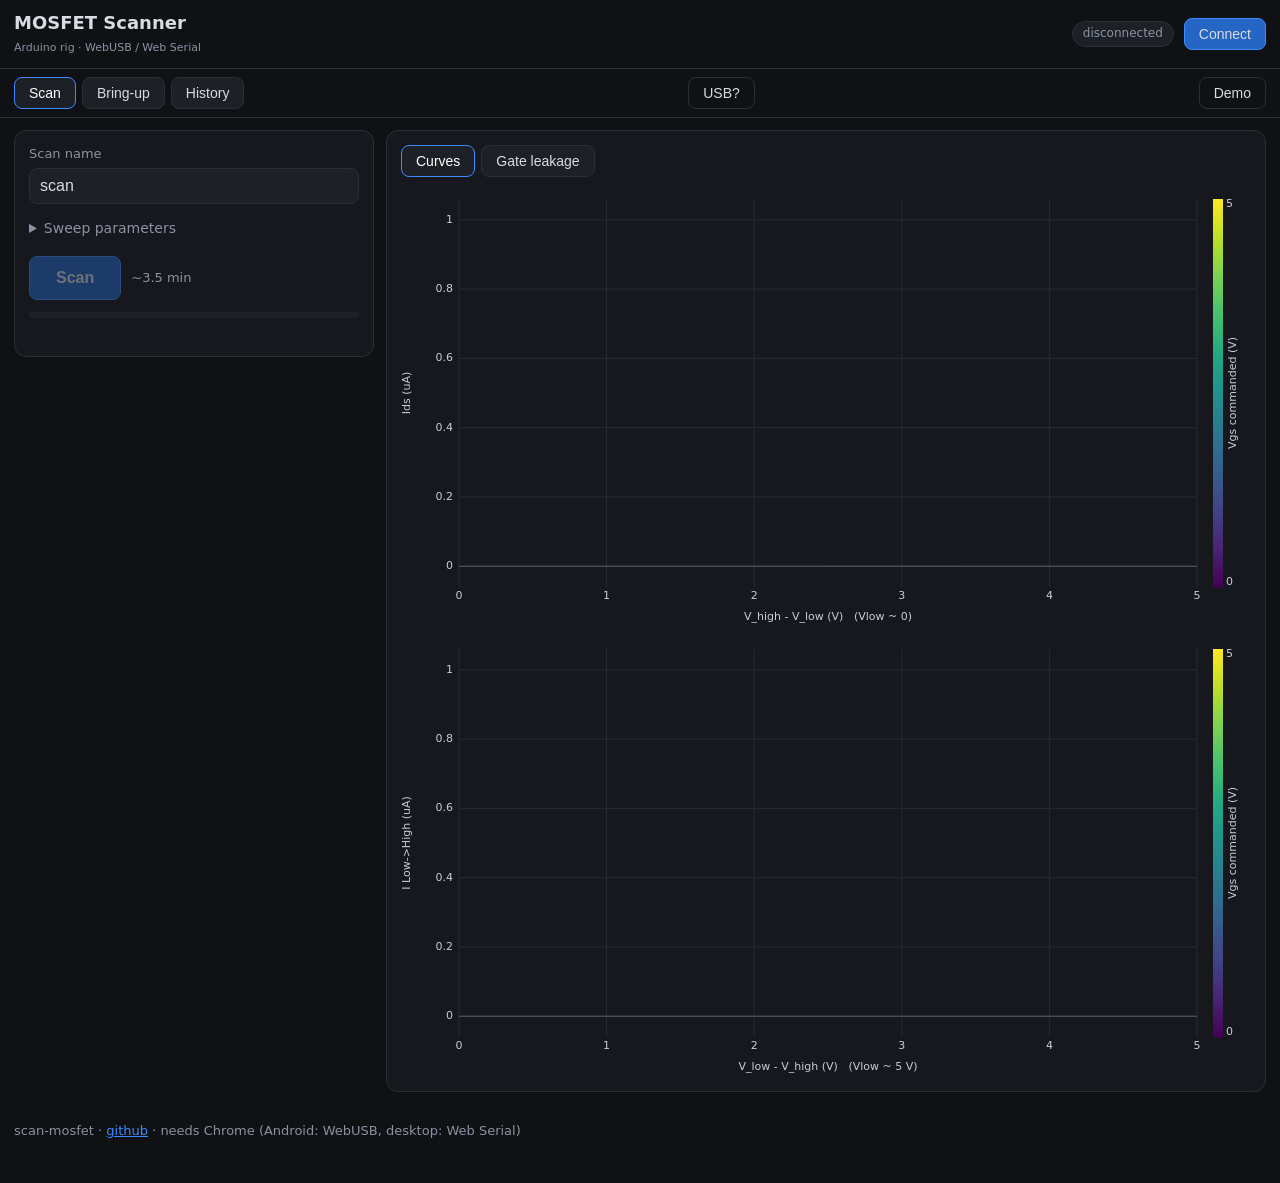
<file: docs/index.html>
<!doctype html>
<html lang="en">
<head>
  <meta charset="utf-8">
  <meta name="viewport" content="width=device-width, initial-scale=1, viewport-fit=cover">
  <meta name="theme-color" content="#16181d">
  <title>MOSFET Scanner</title>
  <link rel="manifest" href="manifest.webmanifest">
  <link rel="icon" href="icons/icon-192.png">
  <link rel="apple-touch-icon" href="icons/icon-192.png">
  <link rel="stylesheet" href="css/app.css">
</head>
<body>

<header>
  <div class="title">
    <h1>MOSFET Scanner</h1>
    <span class="sub">Arduino rig &middot; WebUSB / Web Serial</span>
  </div>
  <span id="conn-chip" class="chip off">disconnected</span>
  <button id="btn-connect" class="primary">Connect</button>
</header>

<nav id="nav">
  <button data-screen="scan" class="active">Scan</button>
  <button data-screen="bringup">Bring-up</button>
  <button data-screen="history">History</button>
  <button id="btn-usbdiag" class="ghost" title="Dump what WebUSB can see (connection troubleshooting)">USB?</button>
  <button id="btn-demo" class="ghost" title="Run against a simulated rig">Demo</button>
</nav>
<pre id="usb-diag" class="diag" hidden></pre>

<main id="screen-scan" class="screen">
  <section class="panel params">
    <label class="row">Scan name
      <input id="p-name" type="text" value="scan" autocomplete="off">
    </label>

    <details id="params-details">
      <summary>Sweep parameters</summary>
      <div class="grid">
        <label>H start (V)<input id="p-hStart" type="number" step="0.1" min="0" max="5"></label>
        <label>H stop (V)<input id="p-hStop" type="number" step="0.1" min="0" max="5"></label>
        <label>H step (V)<input id="p-hStep" type="number" step="0.01" min="0.01" max="5"></label>
        <label>G start (V)<input id="p-gStart" type="number" step="0.1" min="0" max="5"></label>
        <label>G stop (V)<input id="p-gStop" type="number" step="0.1" min="0" max="5"></label>
        <label>G step (V)<input id="p-gStep" type="number" step="0.01" min="0.01" max="5"></label>
        <label>ADC avg<input id="p-avg" type="number" step="1" min="1" max="200"></label>
        <label>Settle (ms)<input id="p-settleMs" type="number" step="1" min="0" max="2000"></label>
        <label>Gate settle (ms)<input id="p-gateSettleMs" type="number" step="10" min="0" max="5000"></label>
        <label>R_low (&ohm;)<input id="p-rlow" type="number" step="1" min="1"></label>
        <label>R_gate (&ohm;)<input id="p-rgate" type="number" step="1000" min="1000"></label>
      </div>
      <div class="phases">
        <label><input id="p-p1" type="checkbox"> 1: gate leakage</label>
        <label><input id="p-p2" type="checkbox"> 2: +Vgs map</label>
        <label><input id="p-p3" type="checkbox"> 3: &minus;Vgs map</label>
      </div>
    </details>

    <div class="runrow">
      <button id="btn-scan" class="primary big" disabled>Scan</button>
      <button id="btn-abort" class="danger big" hidden>Abort</button>
      <span id="scan-est" class="dim"></span>
    </div>
    <div class="progress"><div id="progress-bar"></div></div>
    <div id="scan-status" class="status"></div>
  </section>

  <section class="panel charts">
    <div class="tabs" id="chart-tabs">
      <button data-chart="cv" class="active">Curves</button>
      <button data-chart="p1">Gate leakage</button>
    </div>
    <div id="wrap-cv" class="chart-wrap">
      <canvas id="chart-cv-pos"></canvas>
      <canvas id="chart-cv-neg" class="stacked"></canvas>
    </div>
    <div id="wrap-p1" class="chart-wrap" hidden>
      <canvas id="chart-p1"></canvas>
      <div id="leak-summary" class="dim"></div>
    </div>
  </section>
</main>

<main id="screen-bringup" class="screen" hidden>
  <section class="panel">
    <p class="dim">Guided check of a freshly assembled rig: link &rarr; harness &rarr; DACs &rarr;
    no-DUT self-test &rarr; jumper-wire functional tests &rarr; DMM calibration.
    Equivalent of <code>bring-up.py</code>.</p>
    <button id="btn-bringup" class="primary big" disabled>Start bring-up</button>
    <ol id="bringup-steps" class="steps"></ol>
    <div id="bringup-summary" class="status"></div>
  </section>
</main>

<main id="screen-history" class="screen" hidden>
  <section class="panel" id="history-list-panel">
    <h2>Saved scans</h2>
    <div id="history-list"></div>
  </section>
  <section class="panel" id="history-view" hidden>
    <div class="runrow">
      <button id="btn-hv-back" class="ghost">&larr; Back</button>
      <h2 id="hv-title"></h2>
    </div>
    <div id="hv-downloads" class="runrow"></div>
    <div id="hv-wrap-cv" class="chart-wrap" hidden>
      <canvas id="hv-chart-cv-pos"></canvas>
      <canvas id="hv-chart-cv-neg" class="stacked"></canvas>
    </div>
    <div id="hv-wrap-p1" class="chart-wrap" hidden>
      <canvas id="hv-chart-p1"></canvas>
      <div id="hv-leak" class="dim"></div>
    </div>
  </section>
</main>

<footer class="dim">
  scan-mosfet &middot; <a href="https://github.com/bigjosh/scan-mosfet">github</a> &middot;
  needs Chrome (Android: WebUSB, desktop: Web Serial)
</footer>

<script type="module" src="js/app.js"></script>
<script>
  // If the module graph failed (often a CDN mid-deploy mix), say so instead
  // of showing a dead page.
  setTimeout(() => {
    if (!window.__appBooted) {
      const el = document.getElementById('scan-status');
      if (el) el.textContent = 'App failed to start - if this follows an update, the CDN is ' +
        'still settling (up to ~10 min). Hard-reload (Ctrl+Shift+R) or retry shortly.';
    }
  }, 4000);
</script>
</body>
</html>
</file>
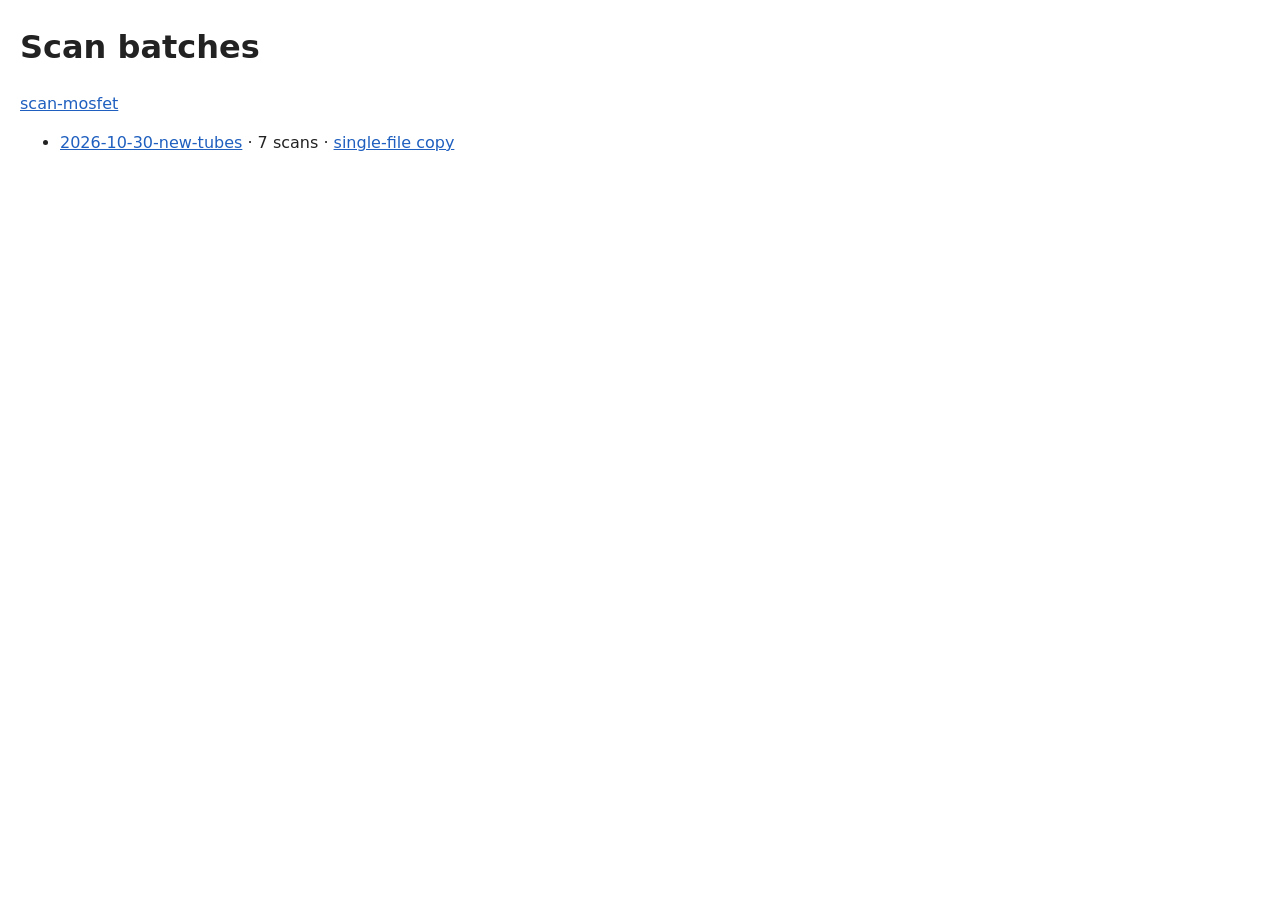
<file: docs/batches/index.html>
<!doctype html><html lang="en"><head><meta charset="utf-8"><meta name="viewport" content="width=device-width, initial-scale=1"><title>Scan batches</title><style>
 body{font-family:system-ui,-apple-system,sans-serif;max-width:1240px;margin:24px auto;padding:0 16px;color:#222;line-height:1.45}
 header p{color:#666} a{color:#1f5fbf}
 table.summary{border-collapse:collapse;width:100%;font-size:14px;margin:18px 0}
 table.summary th,table.summary td{padding:6px 8px;border-bottom:1px solid #ddd;text-align:left;white-space:nowrap}
 table.summary td.note{white-space:normal;color:#555}
 section.scan{margin-top:44px;border-top:2px solid #eee;padding-top:14px}
 section.scan h2{font-size:20px;margin:0 0 6px}
 .badges span{display:inline-block;background:#eef3ff;border-radius:6px;padding:2px 9px;margin:2px 6px 2px 0;font-size:13px}
 .badges span.warn{background:#fde8e8;color:#9b1c1c}
 .plot svg{max-width:100%;height:auto;display:block;margin:12px 0}
 .photos{display:flex;gap:14px;flex-wrap:wrap;margin:10px 0}
 .photos figure{margin:0;font-size:12px;color:#666}
 .photos img{max-width:360px;max-height:360px;border-radius:6px;display:block}
 pre.note{background:#f6f8fa;padding:8px 12px;white-space:pre-wrap;border-radius:6px;font-size:14px}
 p.files{font-size:14px;color:#444} p.empty{color:#9b1c1c}
 footer{margin:48px 0 24px;color:#888;font-size:13px}
</style></head><body><header><h1>Scan batches</h1><p><a href="https://github.com/bigjosh/scan-mosfet">scan-mosfet</a></p></header><ul><li><a href="2026-10-30-new-tubes/">2026-10-30-new-tubes</a> · 7 scans · <a href="2026-10-30-new-tubes/2026-10-30-new-tubes.html" download>single-file copy</a></li></ul></body></html>
</file>
<file: docs/css/app.css>
:root {
  --bg: #0f1115;
  --panel: #16181d;
  --panel2: #1d2027;
  --fg: #d8dce3;
  --dim: #8a93a3;
  --accent: #3d8bfd;
  --accent2: #2566c4;
  --danger: #d9534f;
  --ok: #3fb950;
  --fail: #f85149;
  --border: #2a2e37;
  --chart-bg: #16181d;
  --chart-fg: #c8cdd6;
  --chart-grid: #262a33;
}

* { box-sizing: border-box; }
[hidden] { display: none !important; }
html, body { margin: 0; padding: 0; }
body {
  background: var(--bg);
  color: var(--fg);
  font: 15px/1.45 system-ui, -apple-system, "Segoe UI", Roboto, sans-serif;
  padding-bottom: 24px;
}
a { color: var(--accent); }
code { background: var(--panel2); padding: 1px 5px; border-radius: 4px; font-size: 0.9em; }

header {
  display: flex; align-items: center; gap: 10px;
  padding: 10px 14px;
  border-bottom: 1px solid var(--border);
}
header .title { flex: 1; min-width: 0; }
header h1 { font-size: 18px; margin: 0; }
header .sub { font-size: 11px; color: var(--dim); }

.chip {
  font-size: 12px; padding: 3px 10px; border-radius: 999px;
  background: var(--panel2); border: 1px solid var(--border);
  white-space: nowrap; max-width: 40vw; overflow: hidden; text-overflow: ellipsis;
}
.chip.on { border-color: var(--ok); color: var(--ok); }
.chip.off { color: var(--dim); }
.chip.demo { border-color: #c9a227; color: #e3c14c; }

nav {
  display: flex; gap: 6px; padding: 8px 14px;
  border-bottom: 1px solid var(--border);
}
nav button { flex: 0 0 auto; }
nav .ghost { margin-left: auto; }

button {
  background: var(--panel2); color: var(--fg);
  border: 1px solid var(--border); border-radius: 8px;
  padding: 7px 14px; font-size: 14px; cursor: pointer;
  touch-action: manipulation;
}
button:disabled { opacity: 0.45; cursor: default; }
button.primary { background: var(--accent2); border-color: var(--accent); }
button.primary:not(:disabled):active { background: var(--accent); }
button.danger { background: #7c2f2d; border-color: var(--danger); }
button.ghost { background: transparent; }
button.big { padding: 12px 26px; font-size: 16px; font-weight: 600; }
nav button.active { border-color: var(--accent); color: #fff; background: var(--panel2); }

.screen { padding: 12px 14px; display: grid; gap: 12px; }
.panel {
  background: var(--panel); border: 1px solid var(--border);
  border-radius: 12px; padding: 14px;
}
.panel h2 { margin: 0 0 10px; font-size: 16px; }

label.row { display: flex; flex-direction: column; gap: 4px; font-size: 13px; color: var(--dim); }
label.row input { font-size: 16px; }

input[type="text"], input[type="number"] {
  background: var(--panel2); color: var(--fg);
  border: 1px solid var(--border); border-radius: 8px;
  padding: 8px 10px; width: 100%;
}
input[type="checkbox"] { width: 18px; height: 18px; accent-color: var(--accent); }

details { margin-top: 10px; }
summary { cursor: pointer; color: var(--dim); font-size: 14px; padding: 4px 0; }
.grid {
  display: grid; grid-template-columns: repeat(3, 1fr); gap: 8px; margin-top: 8px;
}
.grid label { font-size: 12px; color: var(--dim); display: flex; flex-direction: column; gap: 3px; }
.phases { display: flex; gap: 16px; flex-wrap: wrap; margin-top: 12px; font-size: 14px; }
.phases label { display: flex; align-items: center; gap: 6px; }

.runrow { display: flex; align-items: center; gap: 10px; margin-top: 14px; flex-wrap: wrap; }
.dim { color: var(--dim); font-size: 13px; }

.progress {
  height: 6px; border-radius: 3px; background: var(--panel2);
  margin-top: 12px; overflow: hidden;
}
#progress-bar { height: 100%; width: 0; background: var(--accent); transition: width 0.15s; }
.status { margin-top: 8px; font-size: 13px; color: var(--dim); min-height: 1.2em; }

.tabs { display: flex; gap: 6px; margin-bottom: 10px; }
.tabs button.active { border-color: var(--accent); color: #fff; }
.chart-wrap { width: 100%; }
canvas { display: block; width: 100%; border-radius: 8px; }
canvas.stacked { margin-top: 10px; }

/* bring-up steps */
.steps { list-style: none; margin: 14px 0 0; padding: 0; display: grid; gap: 8px; }
.steps li {
  background: var(--panel2); border: 1px solid var(--border);
  border-radius: 10px; padding: 10px 12px;
}
.steps .head { display: flex; align-items: center; gap: 10px; }
.steps .badge {
  font-size: 11px; font-weight: 700; padding: 2px 8px; border-radius: 999px;
  background: var(--panel); border: 1px solid var(--border); color: var(--dim);
  min-width: 44px; text-align: center;
}
.steps .badge.run { color: var(--accent); border-color: var(--accent); }
.steps .badge.pass { color: var(--ok); border-color: var(--ok); }
.steps .badge.fail { color: var(--fail); border-color: var(--fail); }
.steps .badge.skip { color: #c9a227; border-color: #c9a227; }
.steps .action {
  margin-top: 8px; padding: 8px 10px; border-radius: 8px;
  background: #23314a; border: 1px solid var(--accent2); font-size: 14px;
}
.steps .action .runrow { margin-top: 8px; }
.steps pre {
  margin: 8px 0 0; padding: 8px 10px; border-radius: 8px;
  background: var(--bg); color: var(--chart-fg);
  font: 11.5px/1.5 ui-monospace, Consolas, monospace;
  white-space: pre-wrap; word-break: break-word;
  max-height: 260px; overflow: auto;
}

/* history */
.scanrow {
  display: flex; align-items: center; gap: 10px; flex-wrap: wrap;
  padding: 10px 4px; border-bottom: 1px solid var(--border);
}
.scanrow .meta { flex: 1; min-width: 180px; }
.scanrow .meta .name { font-weight: 600; }
.scanrow .meta .sub { font-size: 12px; color: var(--dim); }

footer { padding: 18px 14px; font-size: 12px; }

pre.diag {
  margin: 10px 14px; padding: 10px 12px; border-radius: 10px;
  background: var(--panel); border: 1px solid var(--border);
  font: 11.5px/1.5 ui-monospace, Consolas, monospace;
  white-space: pre-wrap; word-break: break-all; color: var(--chart-fg);
}

@media (min-width: 900px) {
  #screen-scan { grid-template-columns: 360px 1fr; align-items: start; }
  .grid { grid-template-columns: repeat(3, 1fr); }
}
</file>
